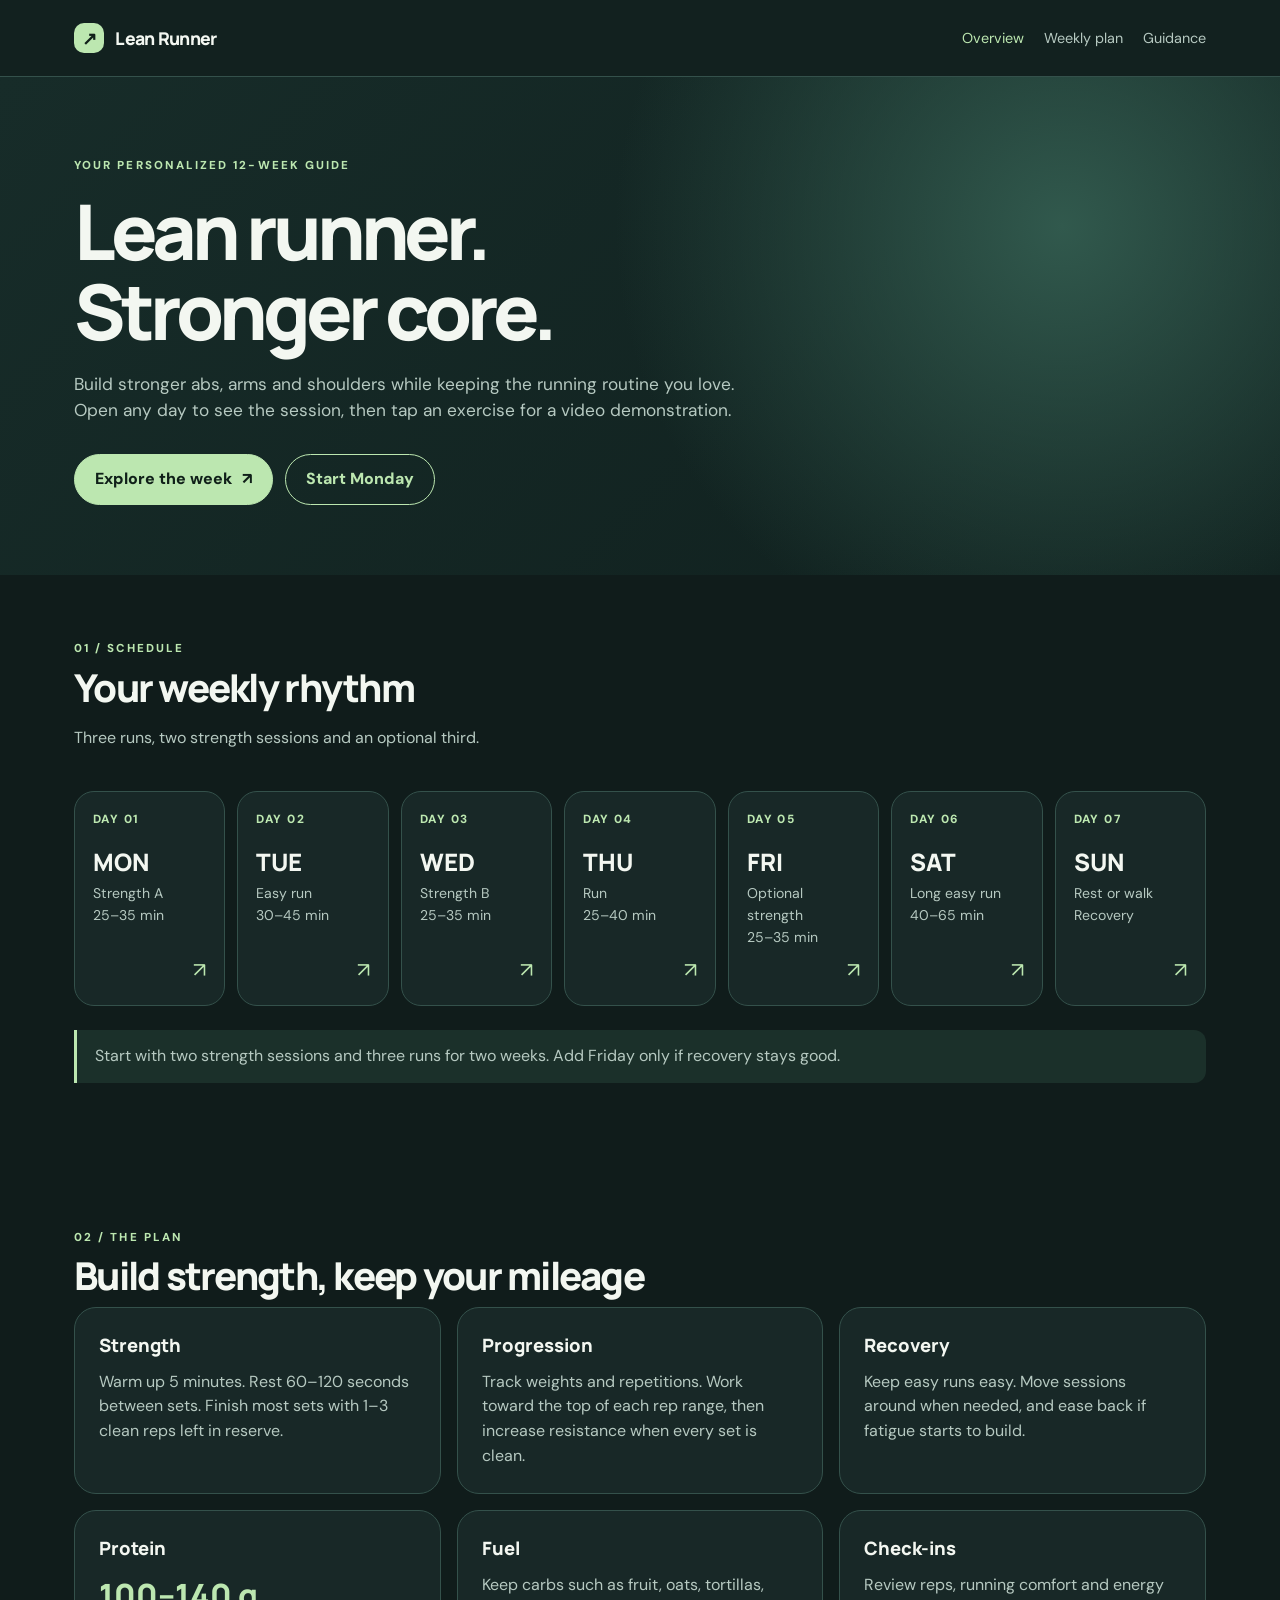
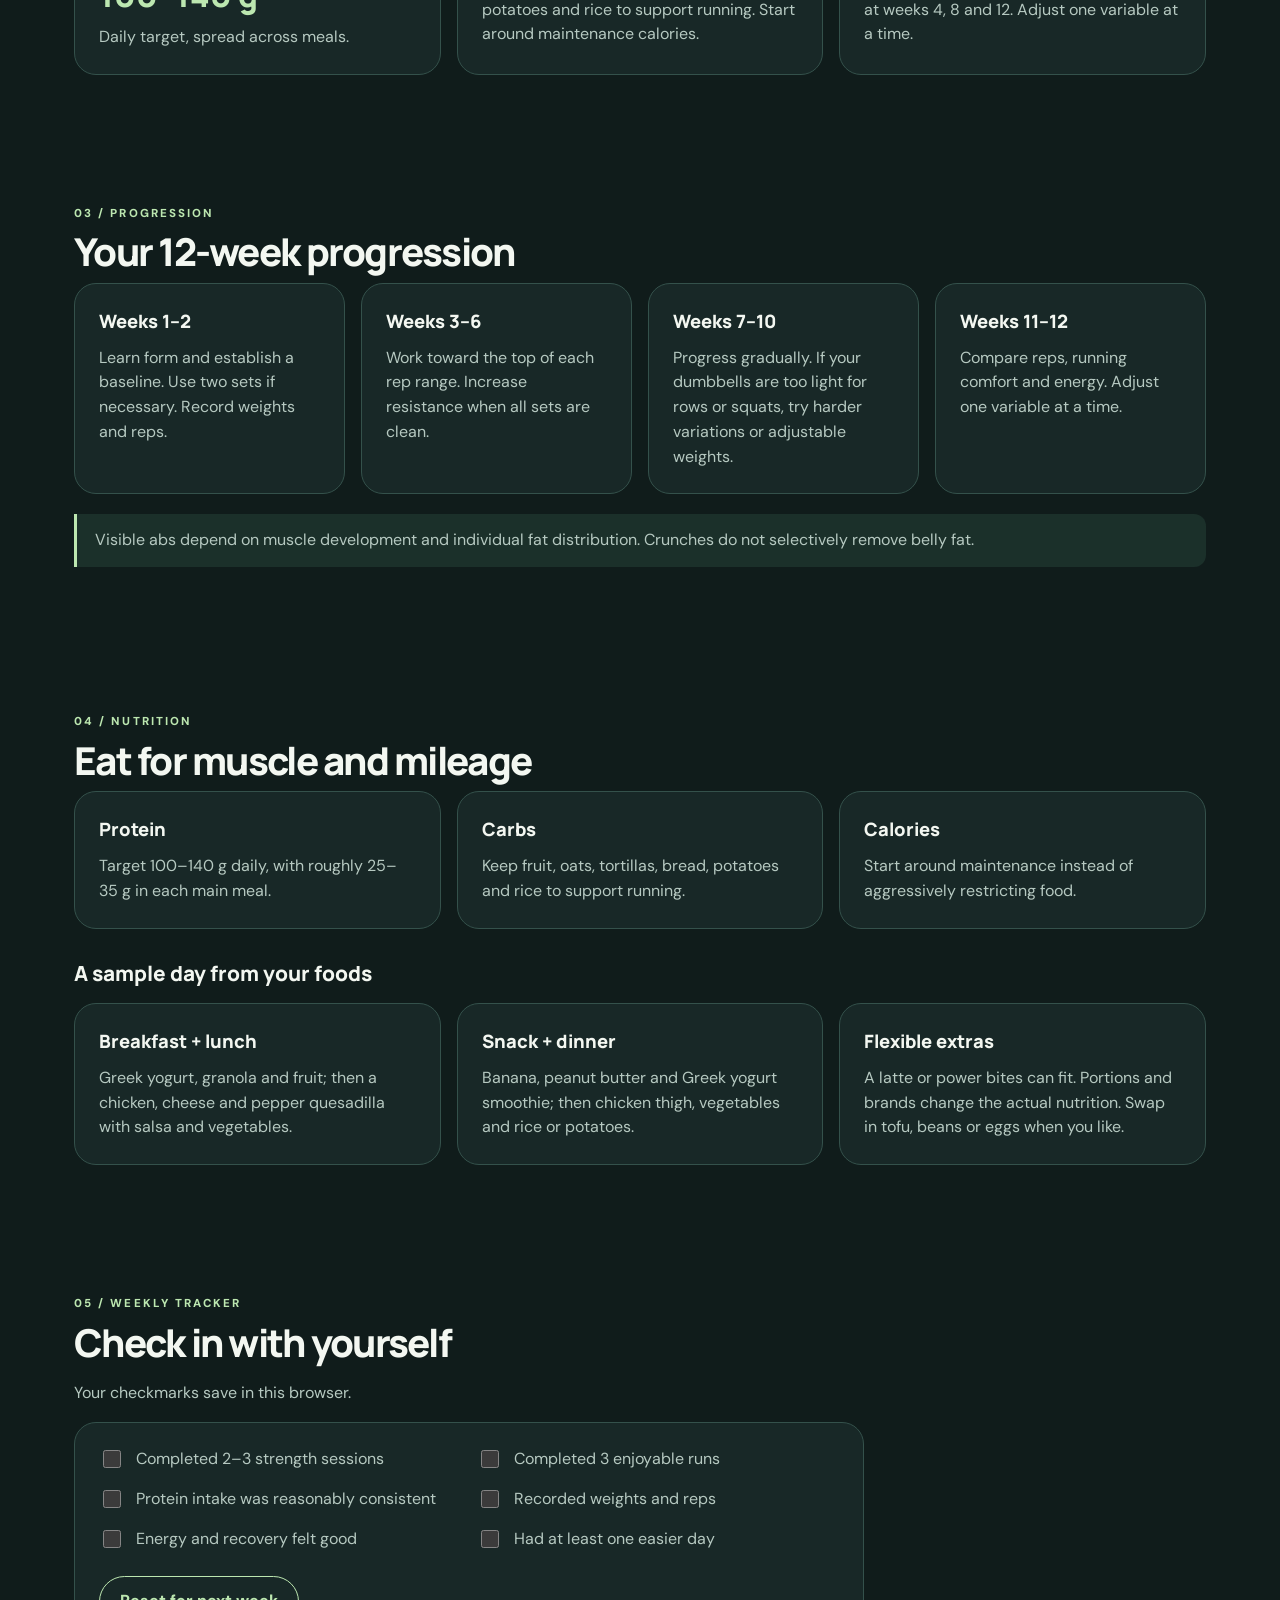
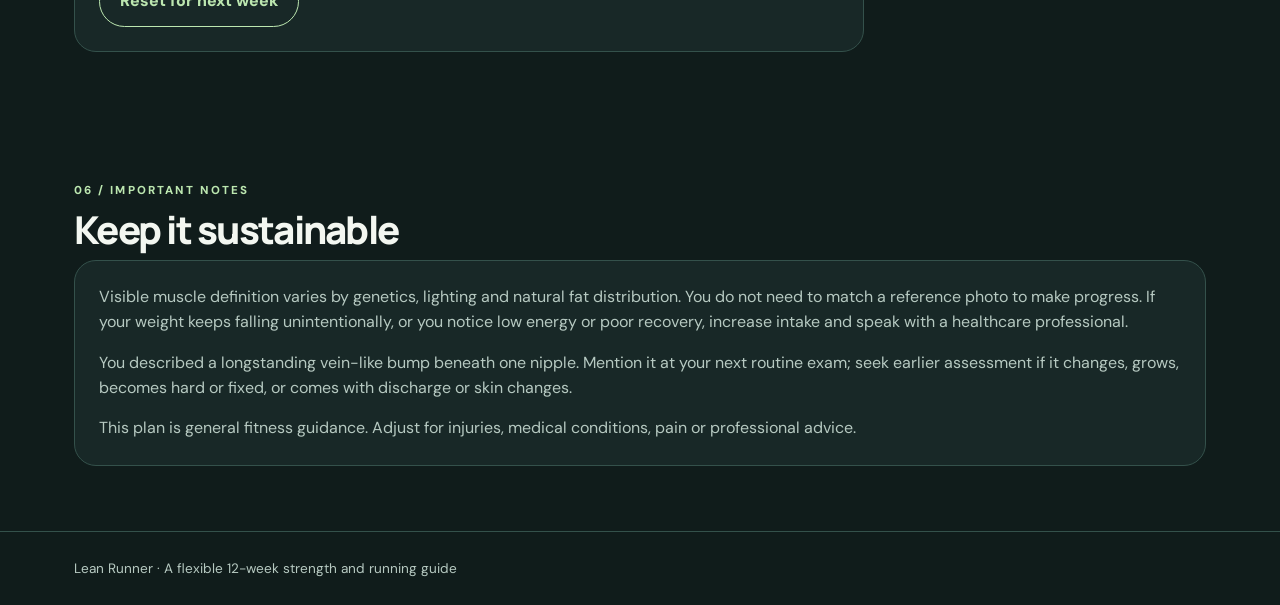
<file: index.html>
<!doctype html><html lang="en"><head><meta charset="utf-8"><meta name="viewport" content="width=device-width, initial-scale=1"><meta name="theme-color" content="#101c1b"><link rel="icon" href="favicon.svg" type="image/svg+xml"><title>Lean Runner | Weekly Plan</title><link rel="stylesheet" href="styles.css"><script src="app.js" defer></script></head><body data-page="home"><div id="app"></div></body></html>
</file>
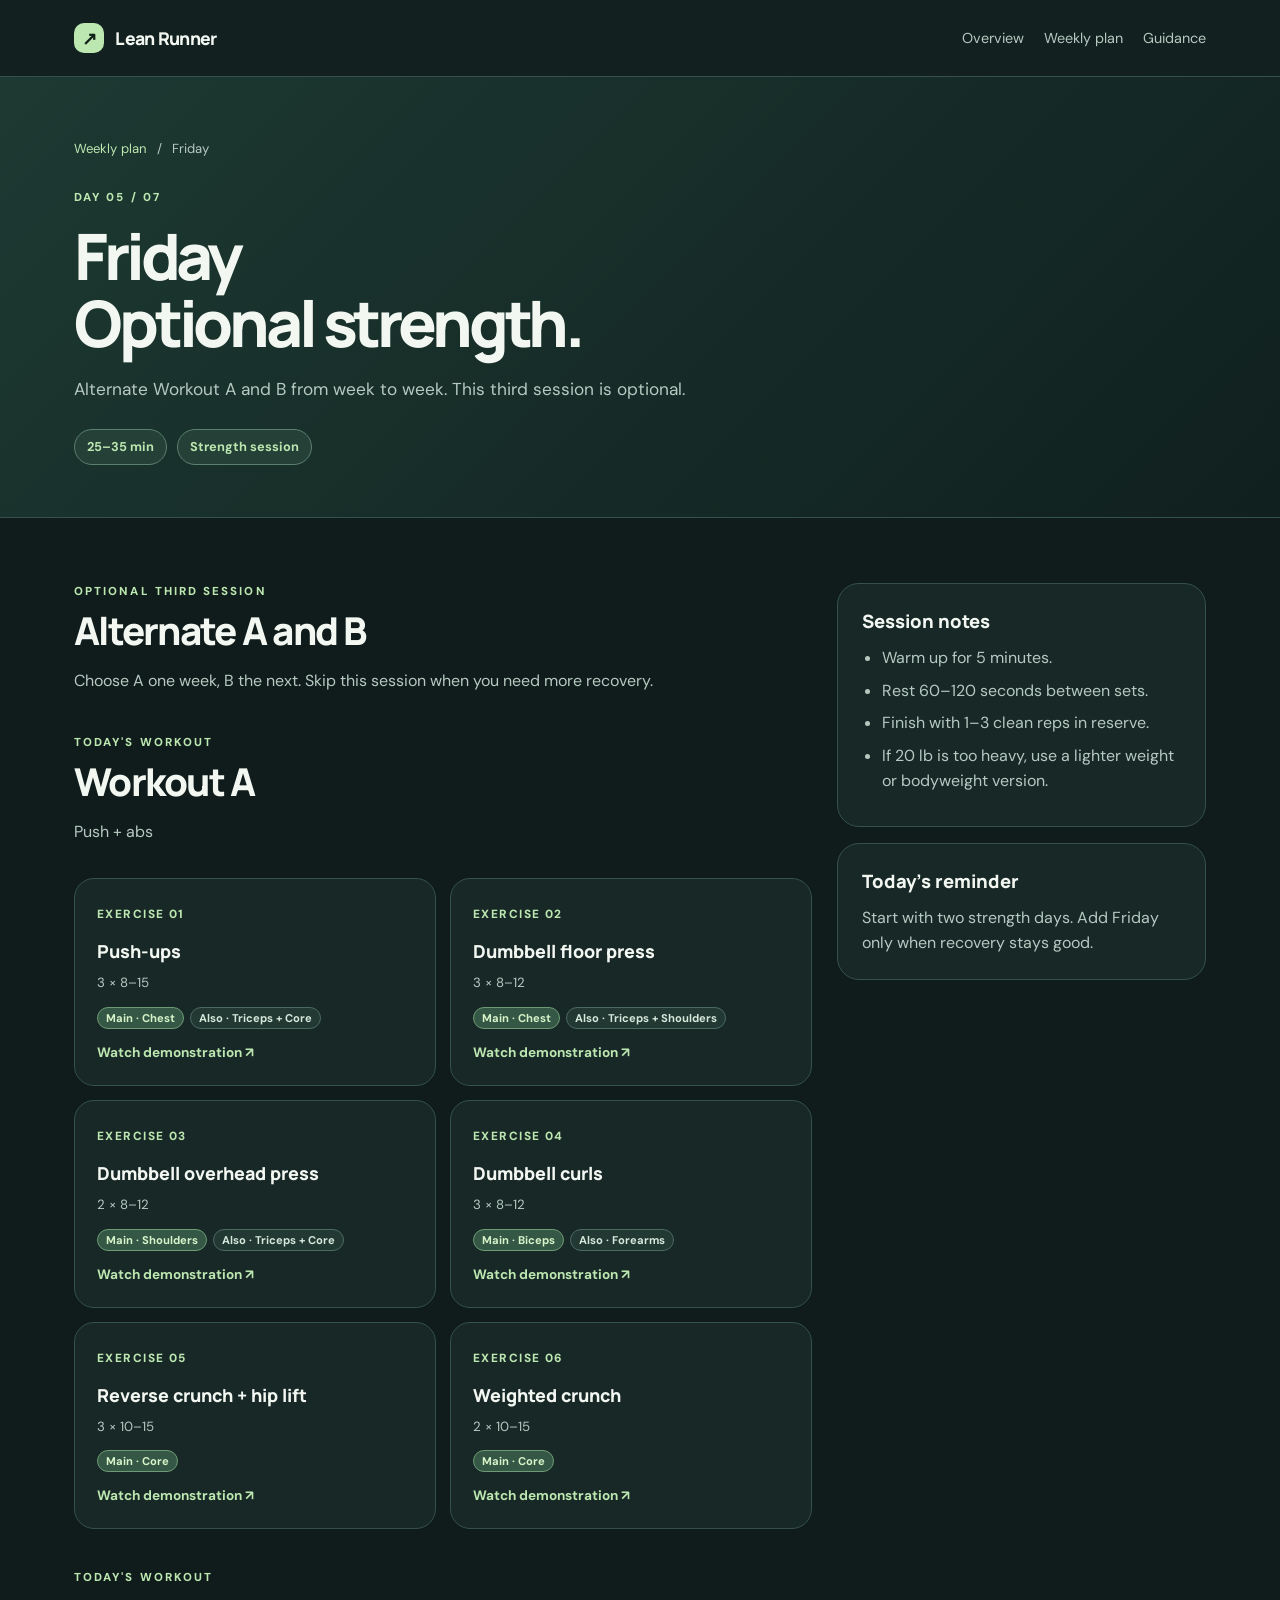
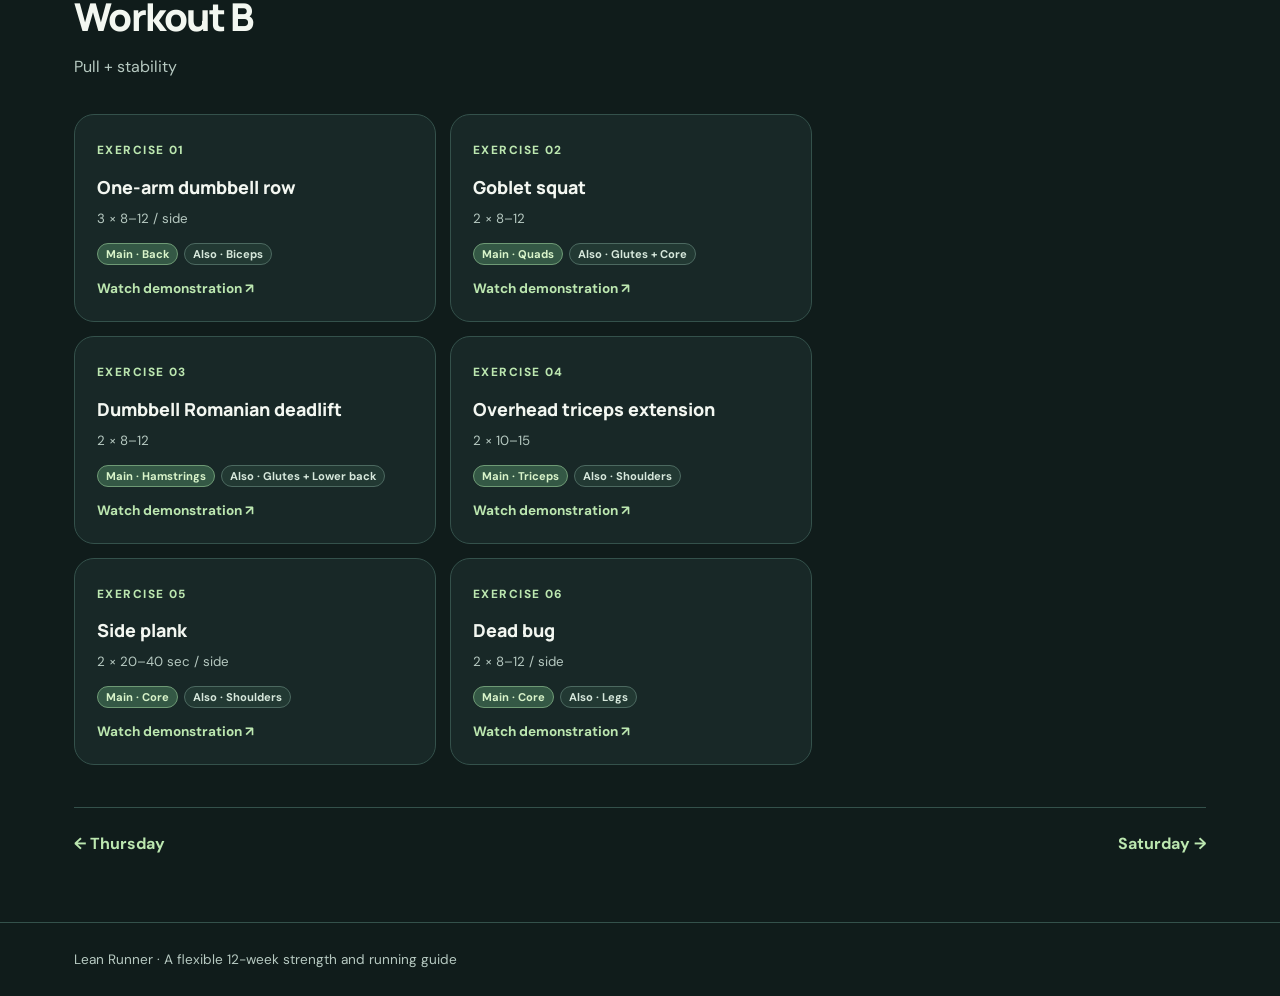
<file: days/fri.html>
<!doctype html><html lang="en"><head><meta charset="utf-8"><meta name="viewport" content="width=device-width, initial-scale=1"><meta name="theme-color" content="#101c1b"><link rel="icon" href="../favicon.svg" type="image/svg+xml"><title>Fri | Lean Runner</title><link rel="stylesheet" href="../styles.css"><script src="../app.js" defer></script></head><body data-page="fri"><div id="app"></div></body></html>
</file>
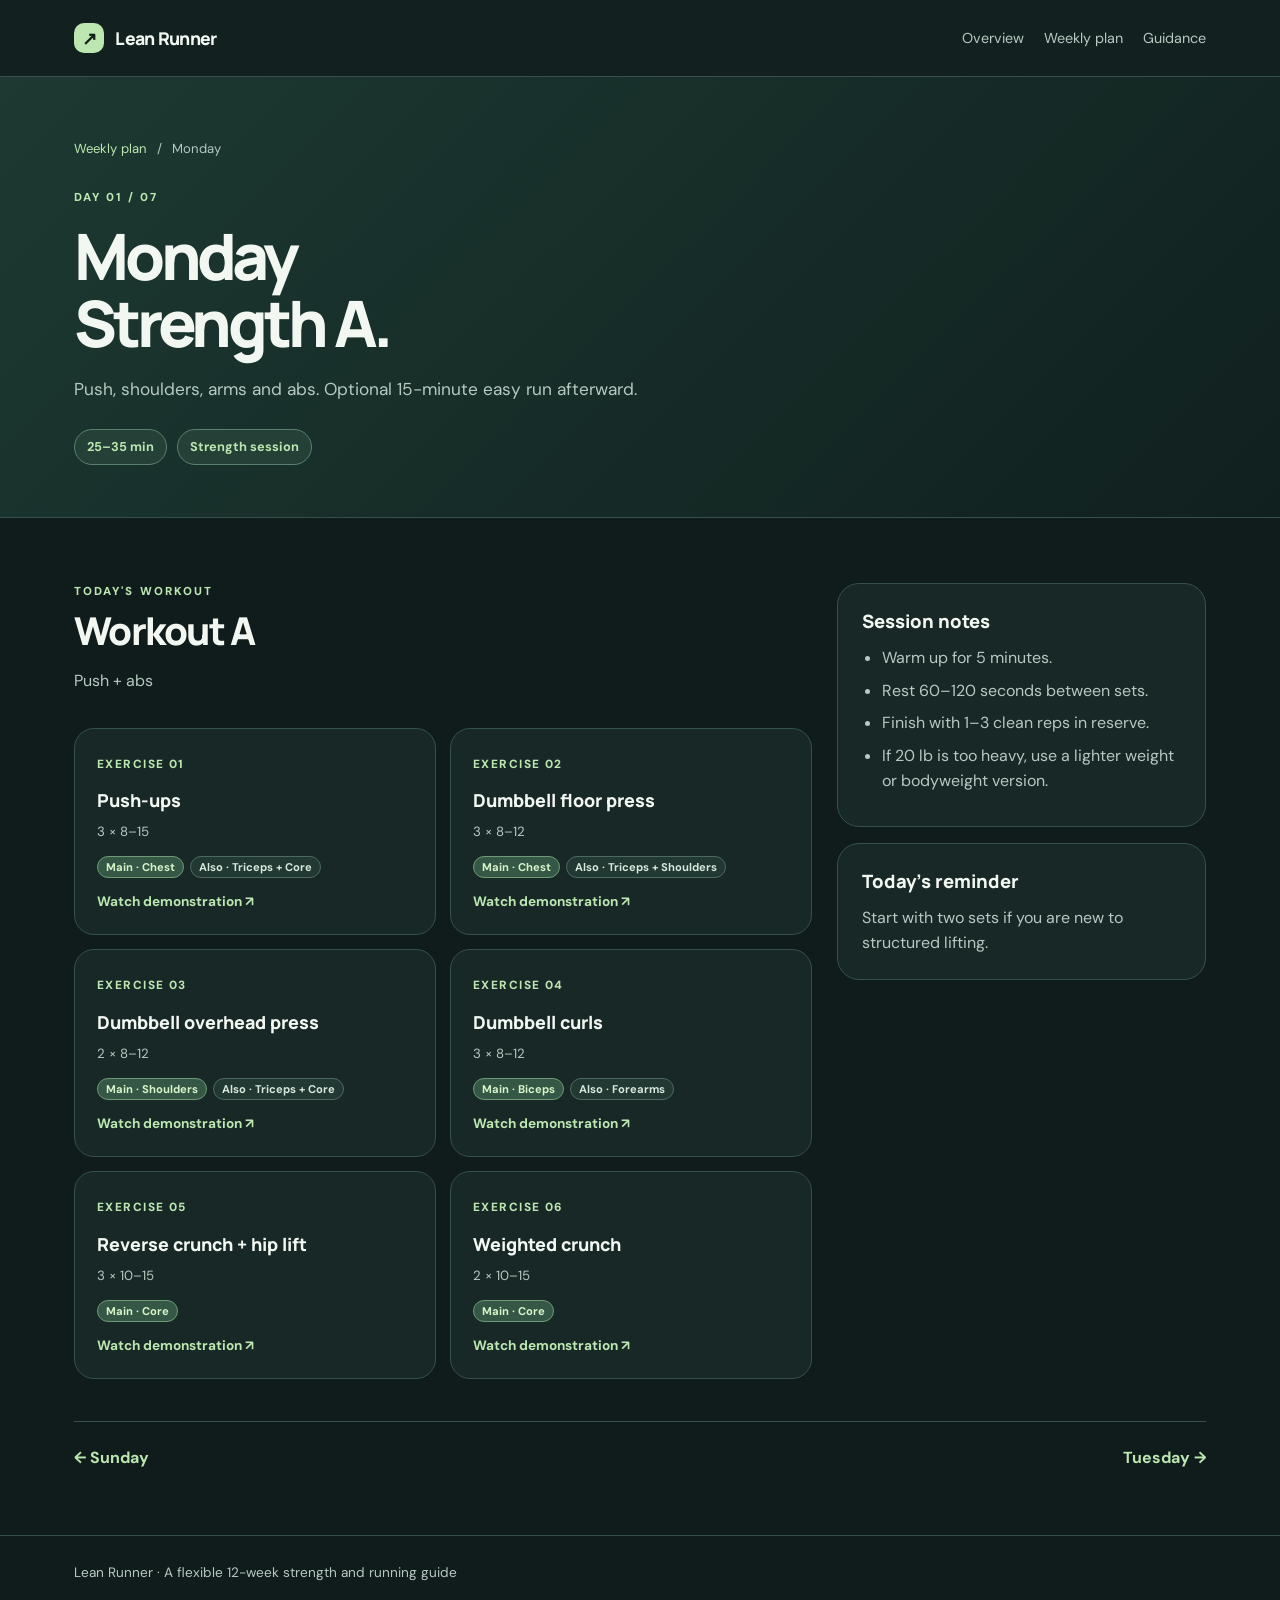
<file: days/mon.html>
<!doctype html><html lang="en"><head><meta charset="utf-8"><meta name="viewport" content="width=device-width, initial-scale=1"><meta name="theme-color" content="#101c1b"><link rel="icon" href="../favicon.svg" type="image/svg+xml"><title>Mon | Lean Runner</title><link rel="stylesheet" href="../styles.css"><script src="../app.js" defer></script></head><body data-page="mon"><div id="app"></div></body></html>
</file>
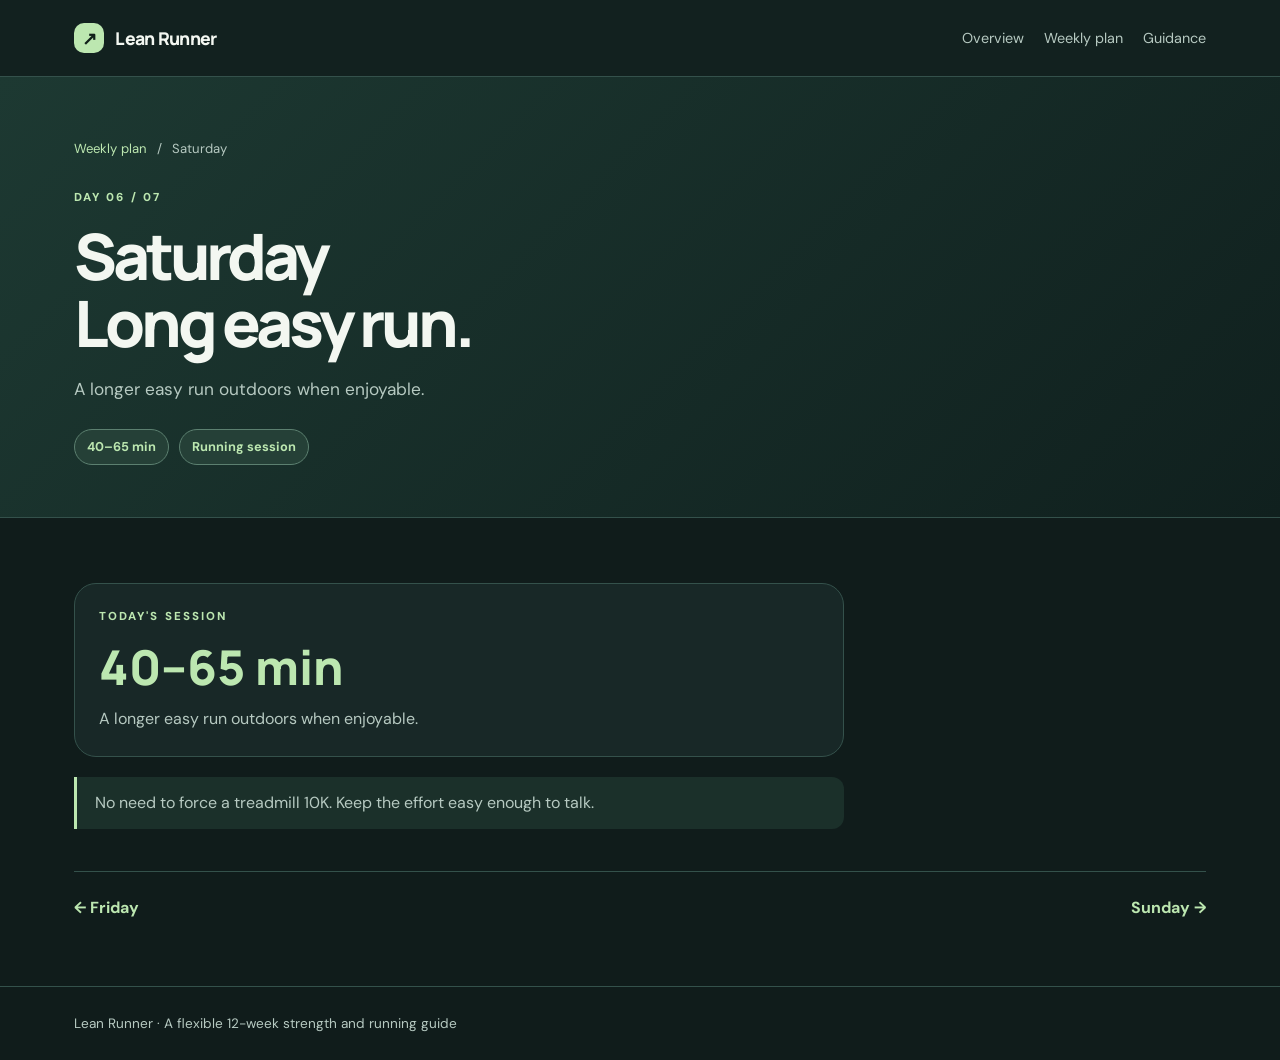
<file: days/sat.html>
<!doctype html><html lang="en"><head><meta charset="utf-8"><meta name="viewport" content="width=device-width, initial-scale=1"><meta name="theme-color" content="#101c1b"><link rel="icon" href="../favicon.svg" type="image/svg+xml"><title>Sat | Lean Runner</title><link rel="stylesheet" href="../styles.css"><script src="../app.js" defer></script></head><body data-page="sat"><div id="app"></div></body></html>
</file>
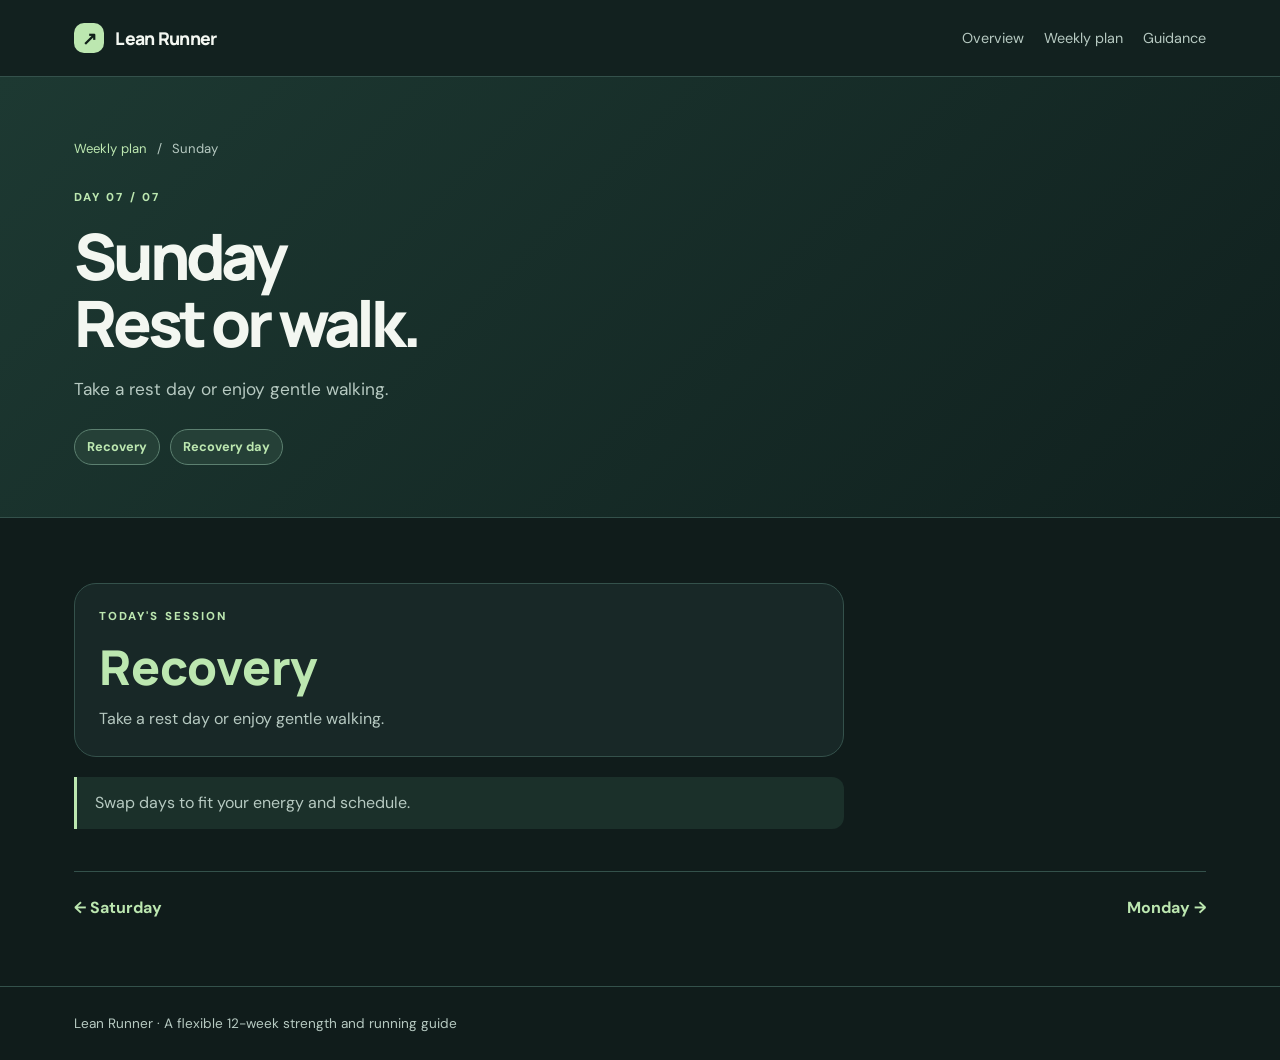
<file: days/sun.html>
<!doctype html><html lang="en"><head><meta charset="utf-8"><meta name="viewport" content="width=device-width, initial-scale=1"><meta name="theme-color" content="#101c1b"><link rel="icon" href="../favicon.svg" type="image/svg+xml"><title>Sun | Lean Runner</title><link rel="stylesheet" href="../styles.css"><script src="../app.js" defer></script></head><body data-page="sun"><div id="app"></div></body></html>
</file>
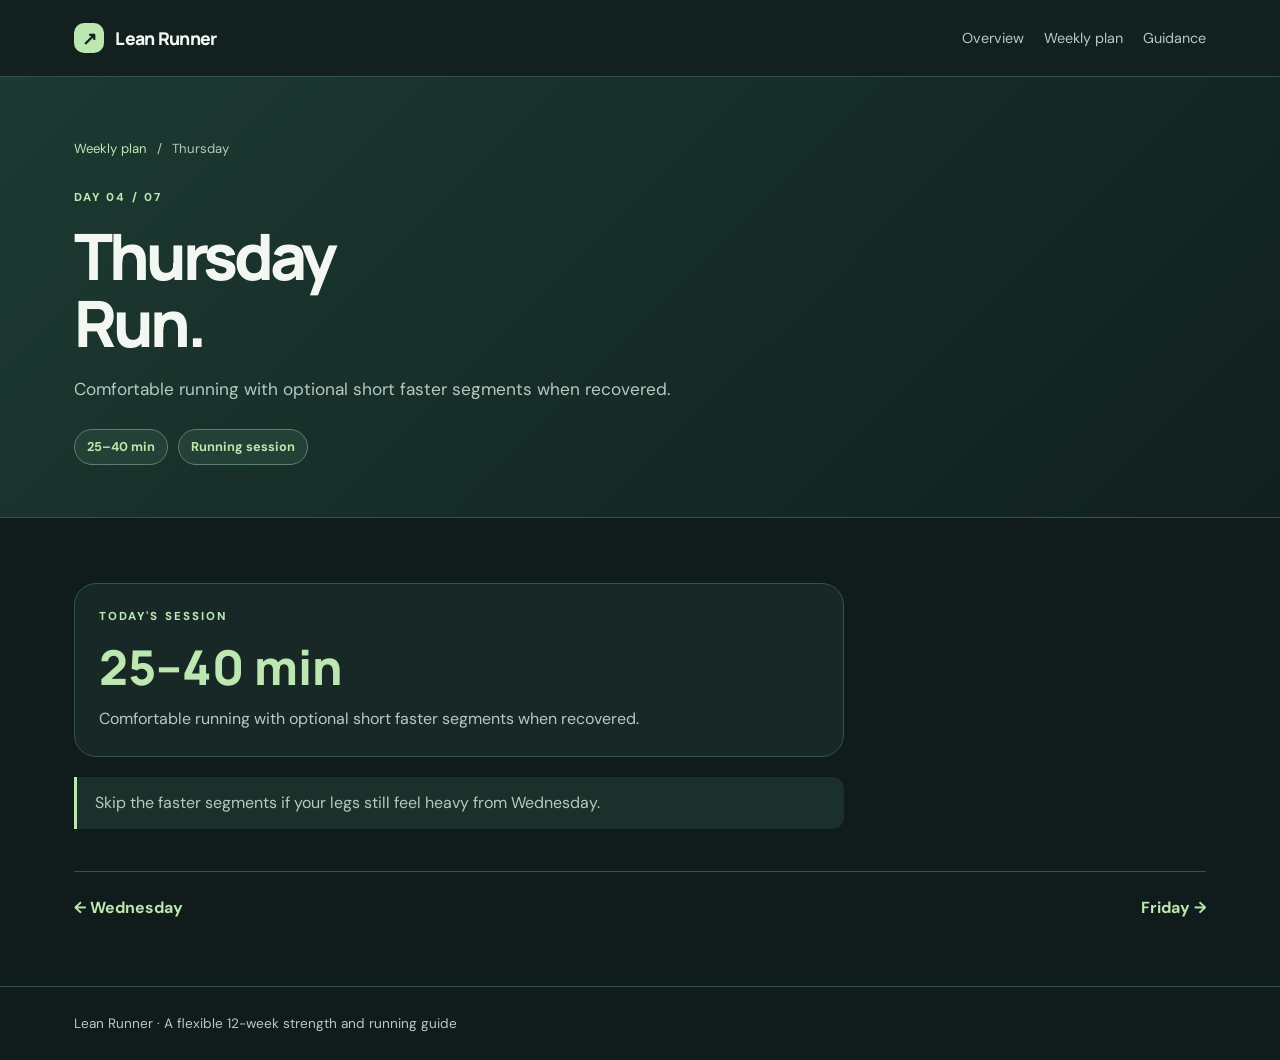
<file: days/thu.html>
<!doctype html><html lang="en"><head><meta charset="utf-8"><meta name="viewport" content="width=device-width, initial-scale=1"><meta name="theme-color" content="#101c1b"><link rel="icon" href="../favicon.svg" type="image/svg+xml"><title>Thu | Lean Runner</title><link rel="stylesheet" href="../styles.css"><script src="../app.js" defer></script></head><body data-page="thu"><div id="app"></div></body></html>
</file>
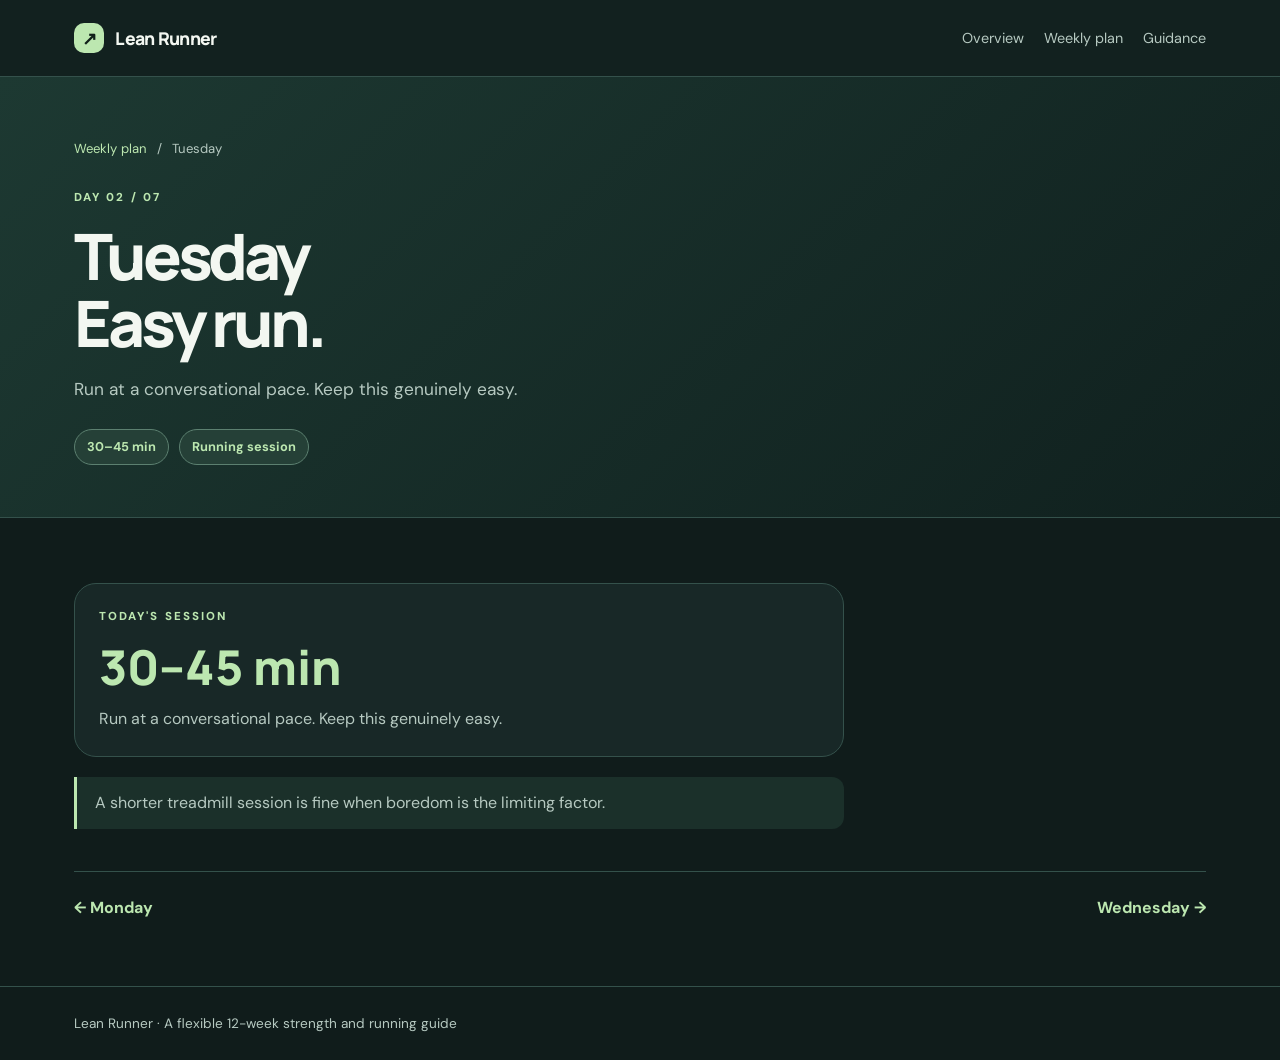
<file: days/tue.html>
<!doctype html><html lang="en"><head><meta charset="utf-8"><meta name="viewport" content="width=device-width, initial-scale=1"><meta name="theme-color" content="#101c1b"><link rel="icon" href="../favicon.svg" type="image/svg+xml"><title>Tue | Lean Runner</title><link rel="stylesheet" href="../styles.css"><script src="../app.js" defer></script></head><body data-page="tue"><div id="app"></div></body></html>
</file>
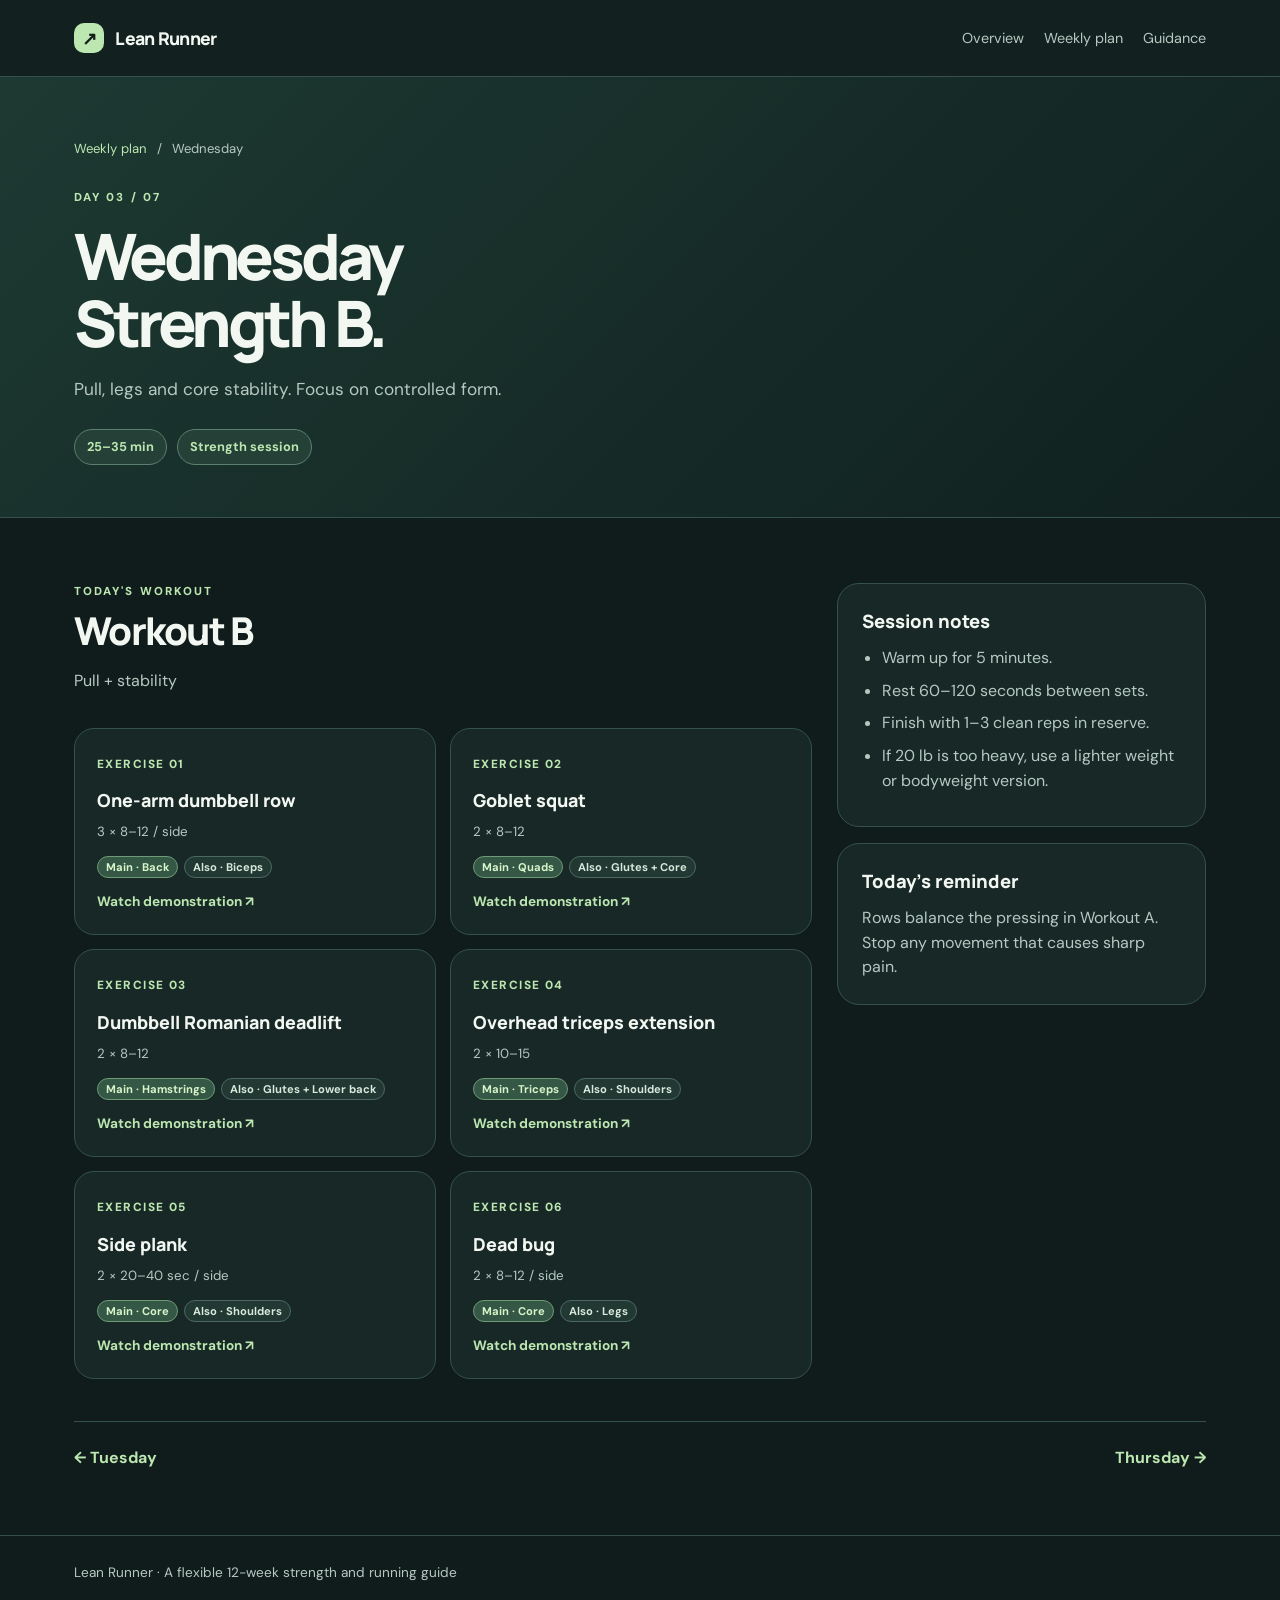
<file: days/wed.html>
<!doctype html><html lang="en"><head><meta charset="utf-8"><meta name="viewport" content="width=device-width, initial-scale=1"><meta name="theme-color" content="#101c1b"><link rel="icon" href="../favicon.svg" type="image/svg+xml"><title>Wed | Lean Runner</title><link rel="stylesheet" href="../styles.css"><script src="../app.js" defer></script></head><body data-page="wed"><div id="app"></div></body></html>
</file>
<file: styles.css>
@import url('https://fonts.googleapis.com/css2?family=DM+Sans:wght@400;500;600;700&family=Manrope:wght@400;500;600;700;800&display=swap');
:root{color-scheme:dark;--bg:#101c1b;--surface:#182827;--surface2:#203431;--line:#34514b;--text:#f3f7f1;--muted:#b6c9c1;--mint:#bce7b0}*{box-sizing:border-box}html{scroll-behavior:smooth}body{margin:0;background:var(--bg);color:var(--text);font-family:'DM Sans',sans-serif;line-height:1.55}body.modal-open{overflow:hidden}a{color:inherit}button{font:inherit}button,a{-webkit-tap-highlight-color:transparent}button:focus-visible,a:focus-visible{outline:3px solid var(--mint);outline-offset:3px}.shell{max-width:1180px;margin:auto;padding:0 24px}.site-header{border-bottom:1px solid var(--line);background:#12211f}.nav{min-height:76px;display:flex;align-items:center;justify-content:space-between;gap:20px}.brand{text-decoration:none;font:800 1.1rem Manrope,sans-serif;letter-spacing:-.04em}.brand-mark{display:inline-grid;place-items:center;width:30px;height:30px;margin-right:8px;border-radius:10px;background:var(--mint);color:#102019}.nav-links{display:flex;gap:20px}.nav-links a{text-decoration:none;color:var(--muted);font-size:.9rem}.nav-links a:hover,.nav-links a[aria-current]{color:var(--mint)}.hero{padding:80px 0 70px;background:radial-gradient(circle at 83% 30%,#31594d 0,transparent 40%),linear-gradient(135deg,#172c29,#10201e)}.eyebrow{text-transform:uppercase;letter-spacing:.18em;color:var(--mint);font-size:.72rem;font-weight:800}.hero h1,.page-hero h1{font:800 clamp(2.6rem,6vw,5.4rem)/1.04 Manrope,sans-serif;letter-spacing:-.065em;margin:16px 0 20px;max-width:810px}.hero p,.page-hero p{max-width:660px;color:var(--muted);font-size:1.08rem}.hero-actions{display:flex;gap:12px;flex-wrap:wrap;margin-top:30px}.button{display:inline-flex;align-items:center;justify-content:center;gap:10px;text-decoration:none;border:1px solid var(--mint);border-radius:999px;background:var(--mint);color:#102019;font-weight:800;padding:12px 20px;cursor:pointer}.button.secondary{background:transparent;color:var(--mint)}.button:hover{filter:brightness(1.08)}.section{padding:65px 0}.section-heading{display:flex;align-items:end;justify-content:space-between;gap:20px;margin-bottom:24px}.section h2{font:800 clamp(1.8rem,3vw,2.6rem)/1.15 Manrope,sans-serif;letter-spacing:-.045em;margin:8px 0}.section-intro,.muted{color:var(--muted)}.week-grid{display:grid;grid-template-columns:repeat(7,minmax(0,1fr));gap:12px}.day-card{display:flex;flex-direction:column;min-height:215px;padding:18px;border:1px solid var(--line);border-radius:20px;background:var(--surface);text-decoration:none;transition:transform .2s,border-color .2s,background .2s}.day-card:hover,.exercise-card:hover{transform:translateY(-4px);border-color:var(--mint);background:var(--surface2)}.day-card .number{color:var(--mint);font-weight:800;font-size:.74rem;letter-spacing:.12em}.day-card .day{font:800 1.5rem Manrope,sans-serif;margin-top:17px}.day-card .label{font-size:.88rem;color:var(--muted);margin-top:5px}.day-card .arrow{margin-top:auto;align-self:end;font-size:1.3rem;color:var(--mint)}.info-grid{display:grid;grid-template-columns:repeat(3,1fr);gap:16px}.panel{background:var(--surface);border:1px solid var(--line);border-radius:22px;padding:24px}.panel h3{font:800 1.15rem Manrope,sans-serif;margin:0 0 12px}.panel p{margin:0;color:var(--muted)}.stat{font:800 2rem Manrope,sans-serif;color:var(--mint);margin:8px 0}.page-hero{padding:62px 0 52px;background:linear-gradient(135deg,#1d3932,#10201e);border-bottom:1px solid var(--line)}.page-hero h1{font-size:clamp(2.5rem,5vw,4.4rem)}.breadcrumbs{font-size:.82rem;color:var(--muted);display:flex;gap:10px;align-items:center}.breadcrumbs a{color:var(--mint);text-decoration:none}.day-meta{display:flex;flex-wrap:wrap;gap:10px;margin-top:26px}.chip{border:1px solid #5c8070;background:#254037;color:var(--mint);padding:7px 12px;border-radius:999px;font-size:.8rem;font-weight:700}.day-layout{display:grid;grid-template-columns:minmax(0,2fr) minmax(260px,1fr);gap:25px}.workout-head{display:flex;justify-content:space-between;align-items:end;gap:15px;margin-bottom:18px}.workout-head h2{margin-bottom:2px}.exercise-grid{display:grid;grid-template-columns:repeat(2,minmax(0,1fr));gap:14px}.exercise-card{text-align:left;min-height:150px;border:1px solid var(--line);border-radius:20px;padding:22px;background:var(--surface);color:var(--text);cursor:pointer;transition:transform .2s,border-color .2s,background .2s}.exercise-card .index{color:var(--mint);font-size:.74rem;font-weight:800;letter-spacing:.12em}.exercise-card strong{display:block;font:800 1.12rem Manrope,sans-serif;margin:13px 0 7px}.exercise-card small{color:var(--muted)}.exercise-card .watch{display:block;margin-top:13px;color:var(--mint);font-size:.85rem;font-weight:700}.aside-stack{display:grid;gap:16px;align-content:start}.list{padding-left:20px;color:var(--muted);margin:0}.list li{margin:8px 0}.run-panel{max-width:770px}.run-panel .big{font:800 clamp(2rem,4vw,3rem) Manrope,sans-serif;color:var(--mint);margin:8px 0}.day-nav{display:flex;justify-content:space-between;gap:12px;margin-top:42px;border-top:1px solid var(--line);padding-top:24px}.day-nav a{color:var(--mint);text-decoration:none;font-weight:700}.callout{border-left:3px solid var(--mint);padding:14px 18px;background:#1b302a;color:var(--muted);border-radius:0 12px 12px 0}.footer{border-top:1px solid var(--line);padding:26px 0;color:var(--muted);font-size:.85rem}.modal{border:1px solid var(--line);background:#172724;color:var(--text);border-radius:24px;width:min(720px,calc(100% - 26px));max-height:90vh;padding:0;box-shadow:0 30px 90px #000a}.modal::backdrop{background:#020908d9;backdrop-filter:blur(6px)}.modal-head{display:flex;justify-content:space-between;gap:20px;padding:24px 26px 0}.modal h2{font:800 clamp(1.5rem,3vw,2rem) Manrope,sans-serif;letter-spacing:-.04em;margin:5px 0 0}.icon-button{width:36px;height:36px;border:1px solid var(--line);border-radius:50%;background:var(--surface2);color:var(--text);cursor:pointer;font-size:1.4rem;line-height:1}.modal-body{padding:18px 26px 28px;overflow:auto}.video-frame{aspect-ratio:16/9;background:#0b1413;border-radius:14px;overflow:hidden;margin:18px 0}.video-frame iframe{width:100%;height:100%;border:0}.video-links{display:flex;gap:16px;flex-wrap:wrap}.video-links a{color:var(--mint);font-weight:700;font-size:.88rem}.modal .list{margin-top:10px}@media(max-width:950px){.week-grid{grid-template-columns:repeat(4,1fr)}.day-layout{grid-template-columns:1fr}}@media(max-width:640px){.shell{padding:0 18px}.nav{min-height:66px}.nav-links{gap:12px}.nav-links a{font-size:.8rem}.hero{padding:60px 0}.section{padding:48px 0}.week-grid{grid-template-columns:repeat(2,1fr)}.day-card{min-height:165px}.info-grid,.exercise-grid{grid-template-columns:1fr}.day-card .day{margin-top:8px}.modal-head{padding:18px 18px 0}.modal-body{padding:14px 18px 22px}}
.info-grid.four{grid-template-columns:repeat(4,1fr)}.subhead{font:800 1.3rem Manrope,sans-serif;margin:30px 0 16px}.tracker{display:grid;grid-template-columns:repeat(2,1fr);gap:15px;max-width:790px}.tracker label{display:flex;align-items:center;gap:12px;color:var(--muted);cursor:pointer}.tracker input{accent-color:var(--mint);width:18px;height:18px}.tracker .button{justify-self:start;margin-top:10px}@media(max-width:950px){.info-grid.four{grid-template-columns:repeat(2,1fr)}}@media(max-width:640px){.info-grid.four,.tracker{grid-template-columns:1fr}}
.diagram-section{margin:22px 0 26px}.diagram-heading{display:flex;align-items:baseline;justify-content:space-between;gap:10px}.diagram-heading h3,.video-heading{font:800 1.05rem Manrope,sans-serif;margin:0 0 11px}.diagram-heading span{color:var(--muted);font-size:.78rem}.diagram-grid{display:grid;grid-template-columns:repeat(3,minmax(0,1fr));gap:10px}.diagram-grid figure{margin:0;background:#25403a;border:1px solid #395950;border-radius:13px;overflow:hidden}.diagram-grid img{display:block;width:100%;aspect-ratio:1;object-fit:contain}.diagram-grid figcaption{text-align:center;font-size:.75rem;font-weight:700;color:var(--mint);padding:0 8px 10px}.diagram-credit{font-size:.75rem;color:var(--muted);margin:9px 0 0}.diagram-credit a{color:var(--mint)}.video-heading{margin:0}.video-frame{margin-top:12px}@media(max-width:500px){.diagram-grid{display:flex;overflow-x:auto;scroll-snap-type:x mandatory;padding-bottom:5px}.diagram-grid figure{flex:0 0 142px;scroll-snap-align:start}}
.exercise-card{min-height:188px}.muscle-tags{display:flex;flex-wrap:wrap;gap:6px;margin-top:12px}.muscle-tag{display:inline-flex;align-items:center;border:1px solid #4c6960;border-radius:999px;background:#223933;color:#d7e8dc;padding:3px 8px;font-size:.7rem;font-weight:700;line-height:1.25}.muscle-tag.primary{background:#345845;border-color:#6e9a75;color:#d9f4ca}.modal-muscles{margin:18px 0 4px}.modal-muscles h3{font:800 1rem Manrope,sans-serif;margin:0 0 5px}.modal-muscles .muscle-tags{margin-top:0}.modal-muscles .muscle-tag{font-size:.8rem;padding:5px 10px}
</file>
